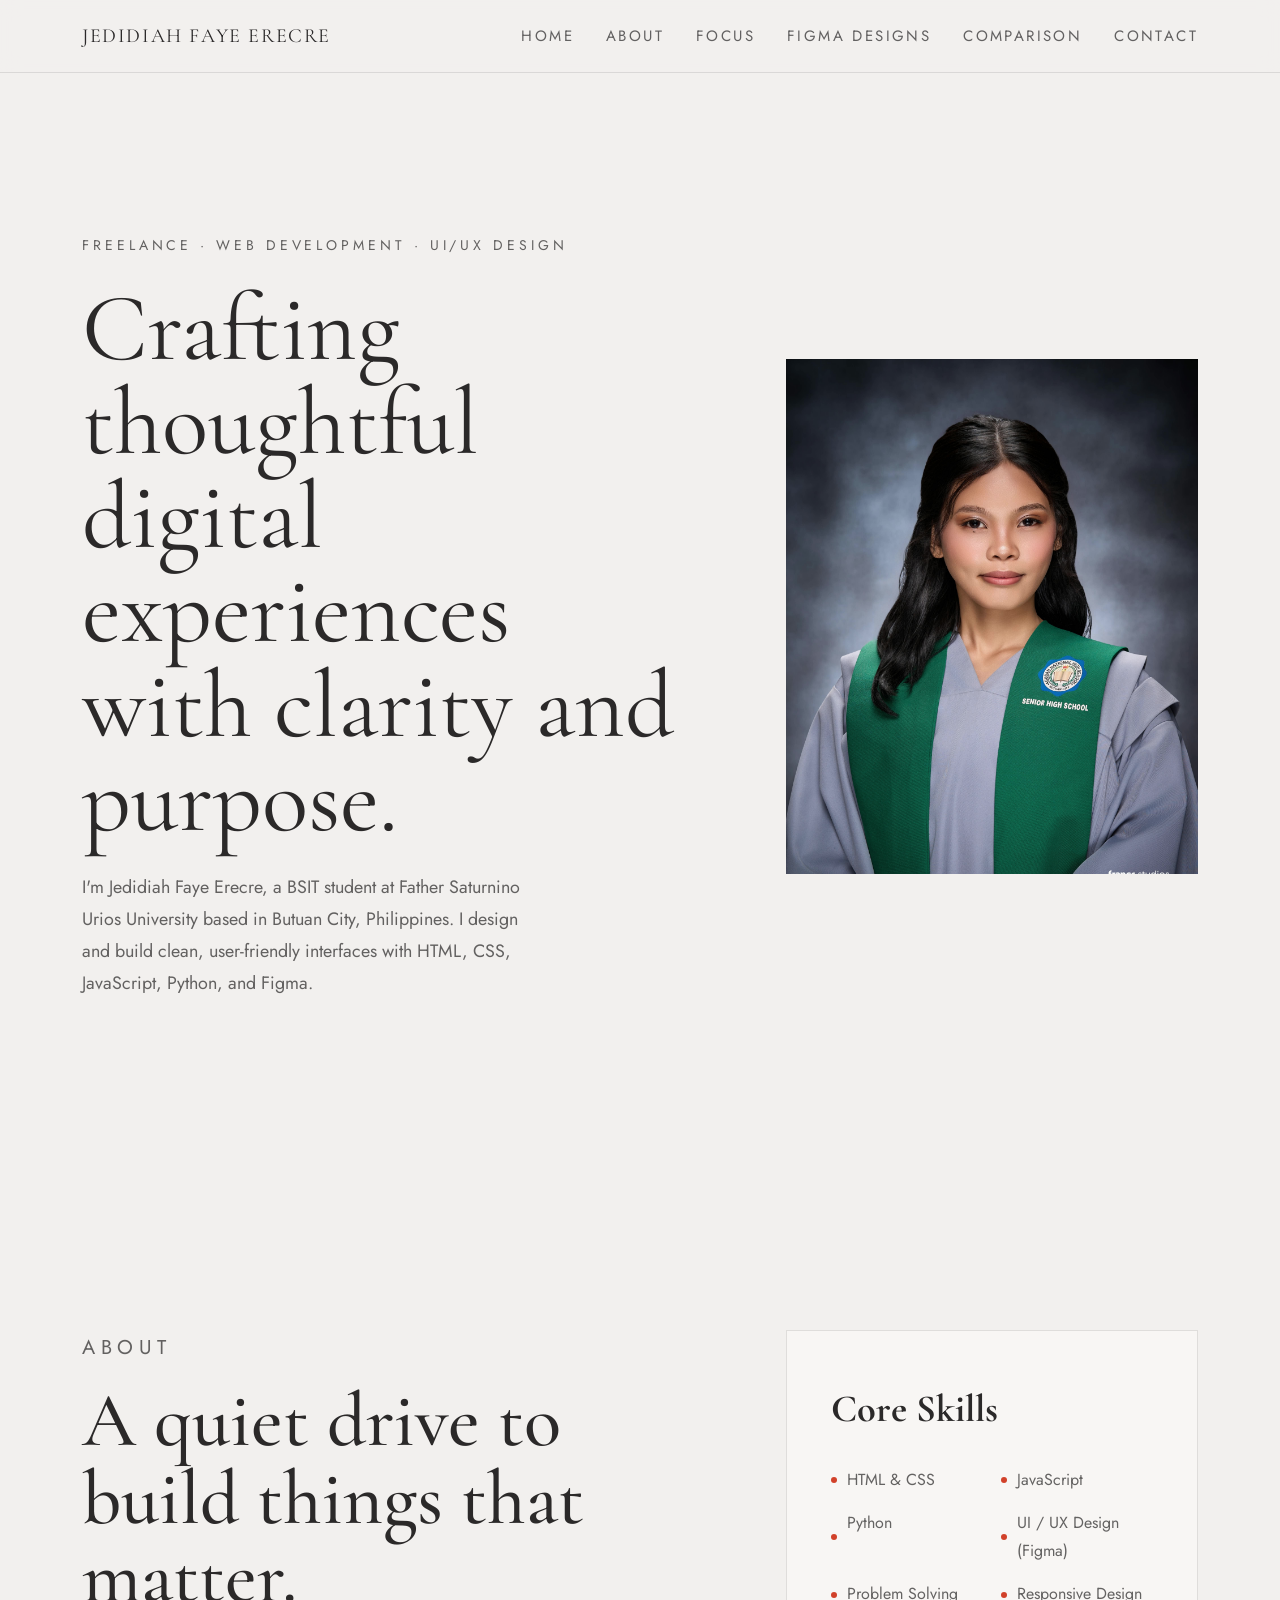
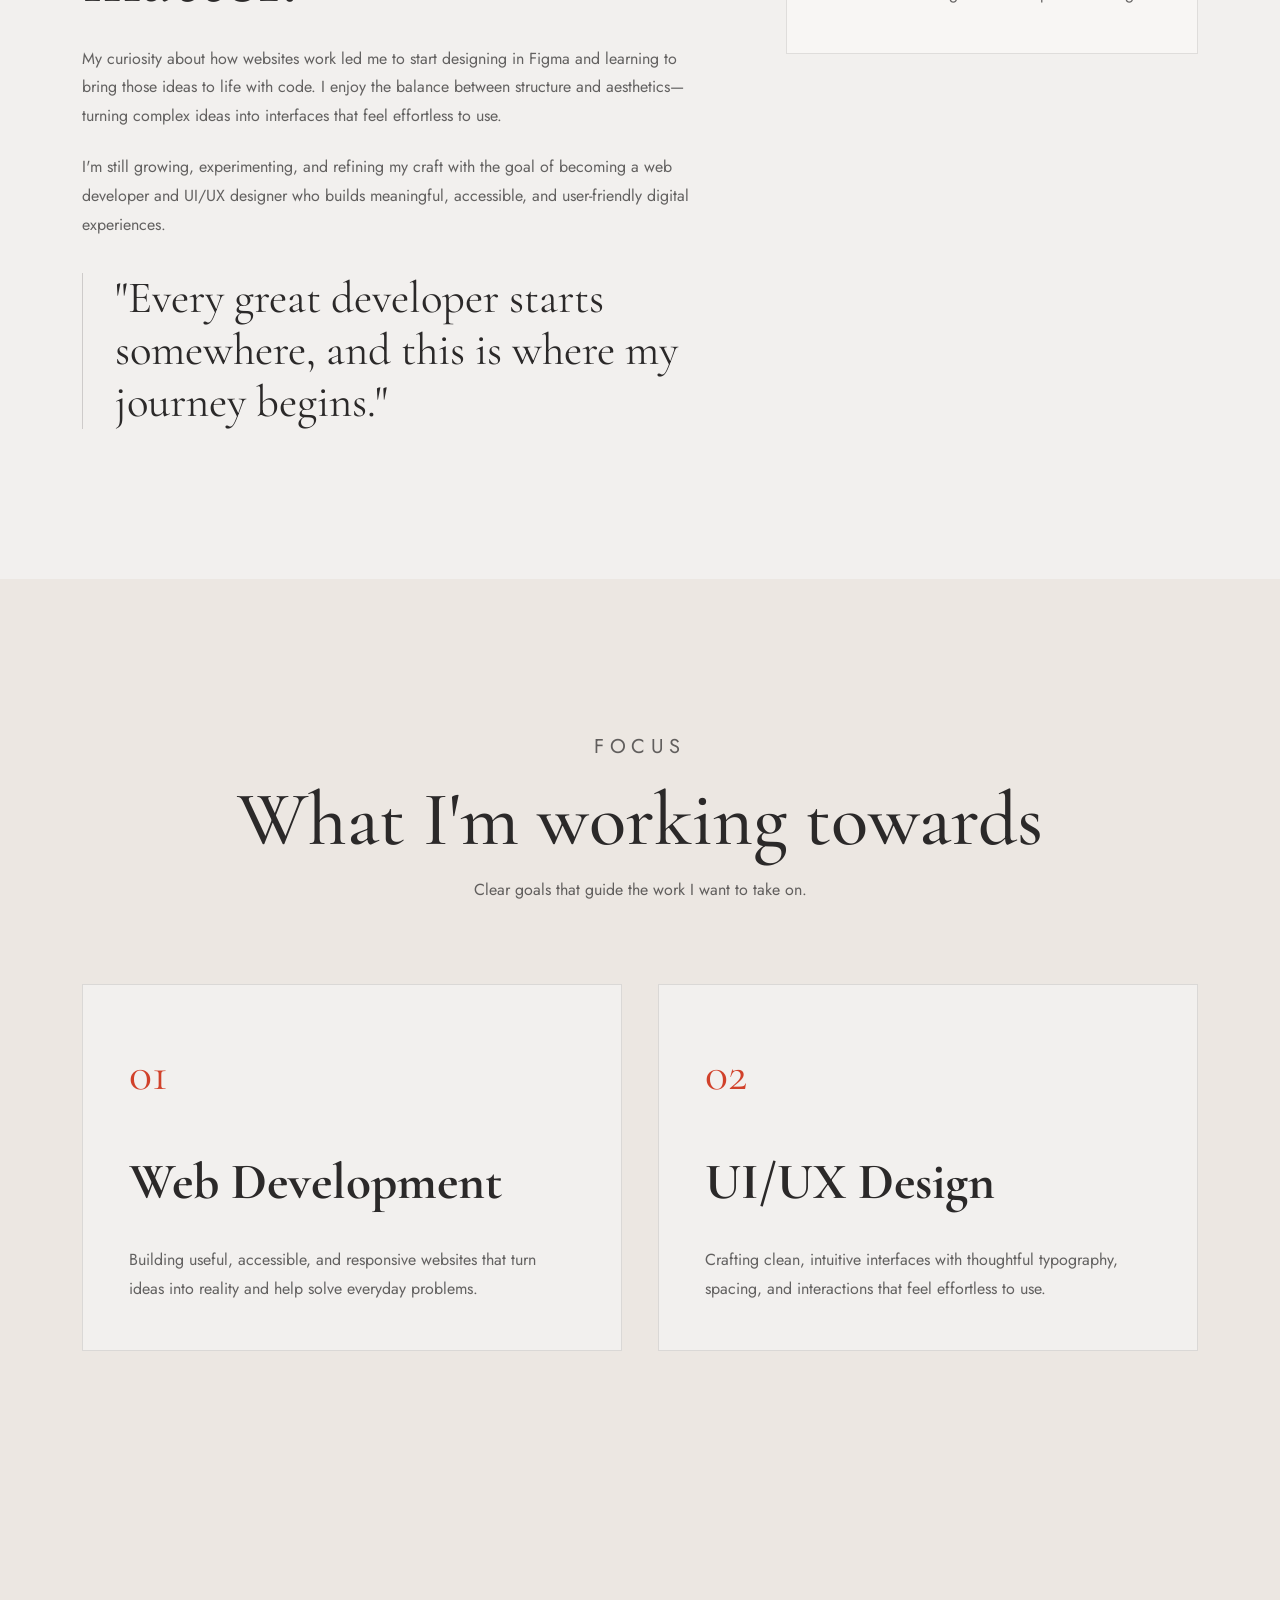
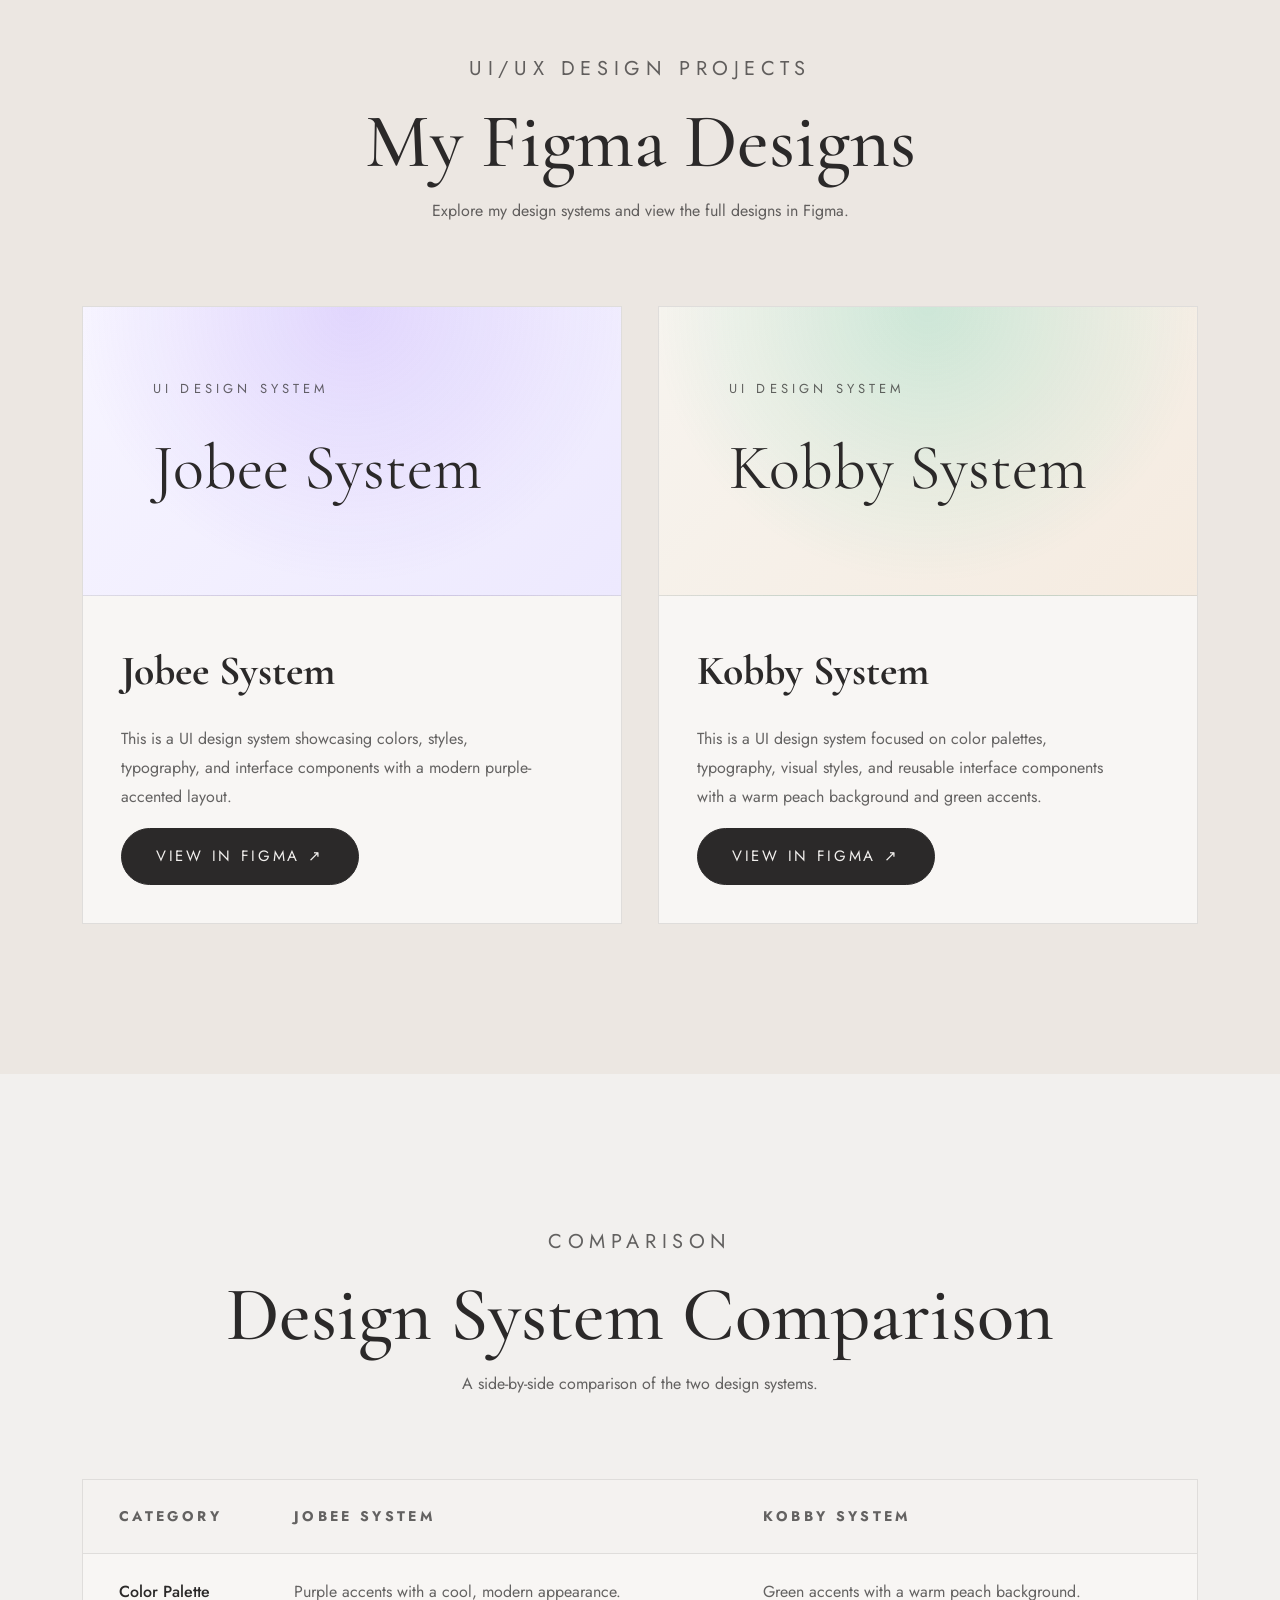
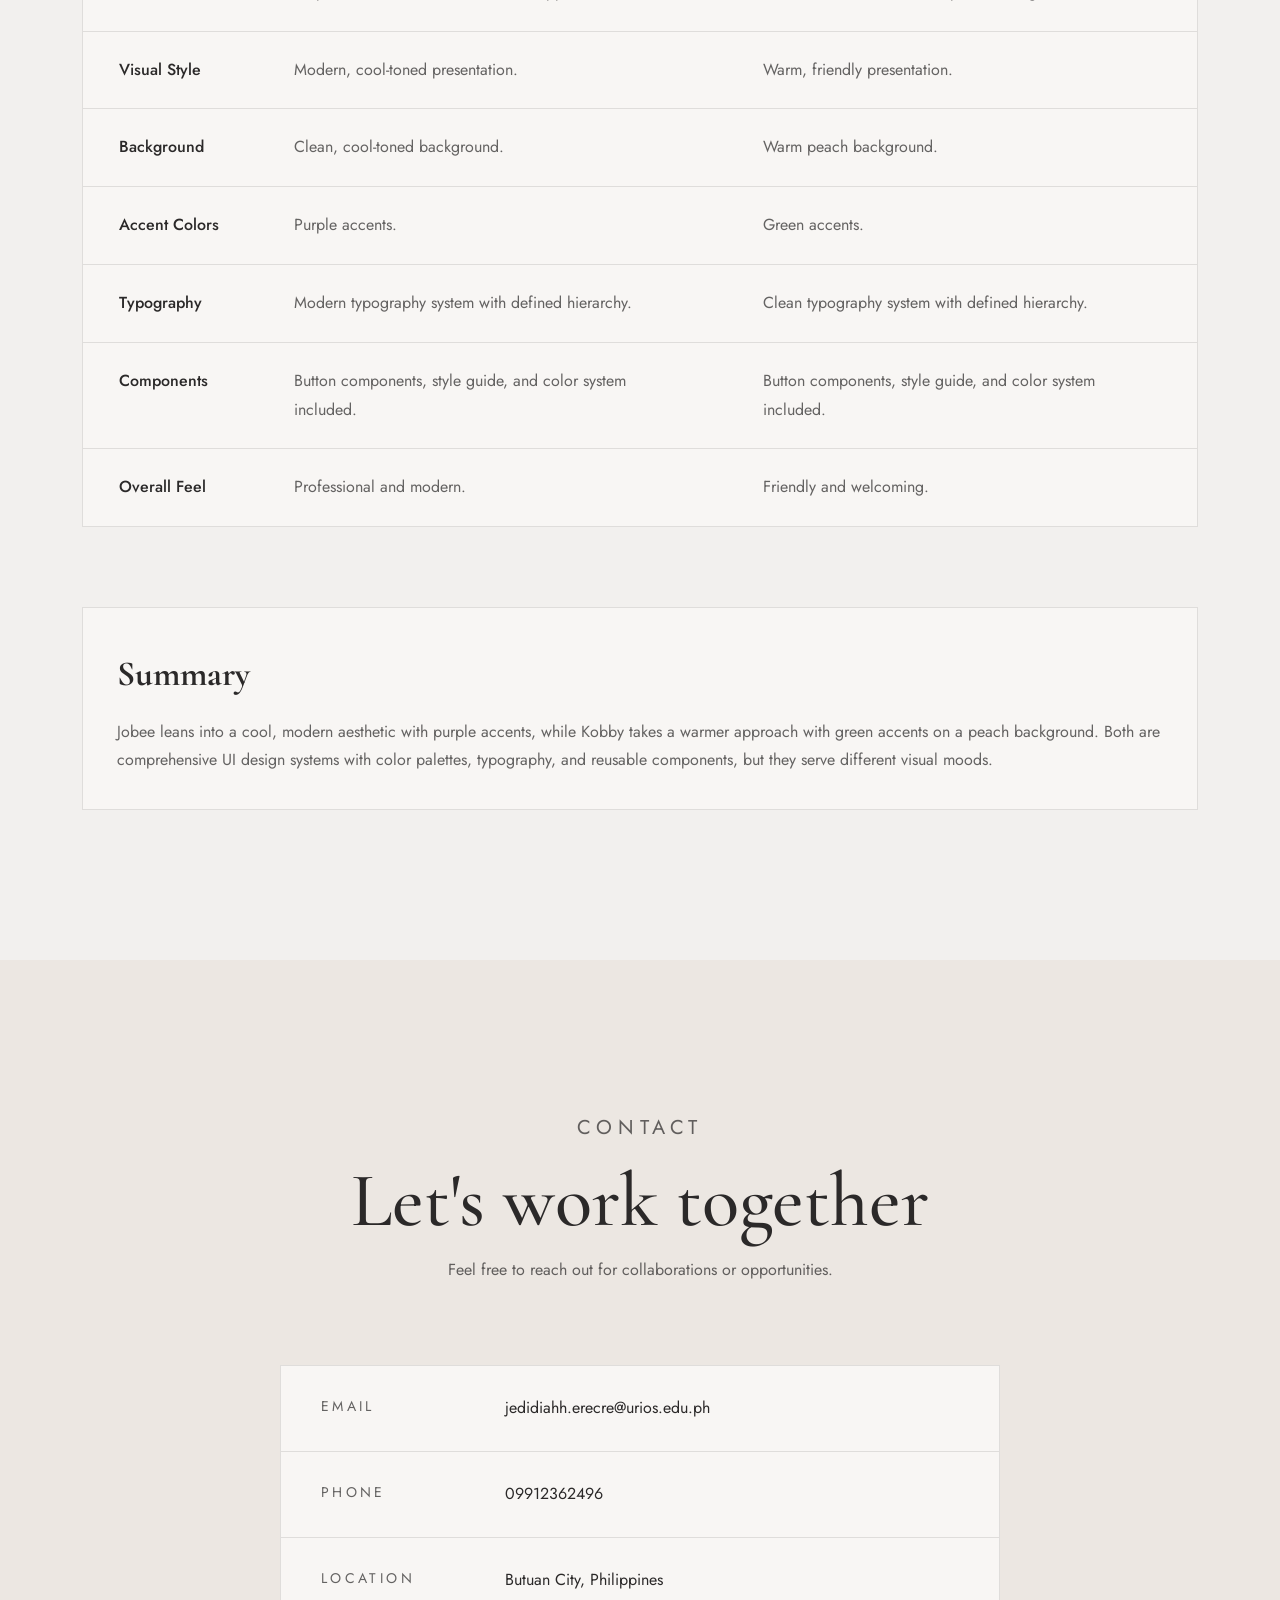
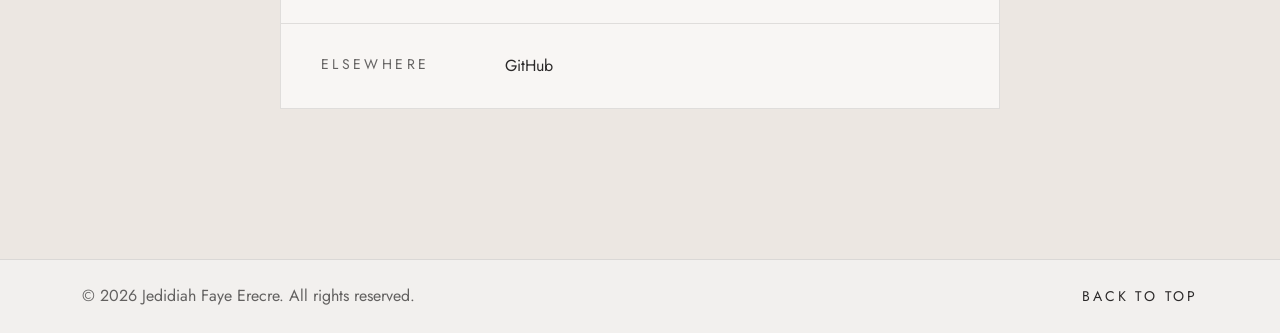
<file: public/index.html>
<!DOCTYPE html>
<html lang="en">
<head>
  <meta charset="UTF-8">
  <meta name="viewport" content="width=device-width, initial-scale=1.0">
  <title>Jedidiah Faye Erecre | Portfolio</title>
  <link rel="preconnect" href="https://fonts.googleapis.com">
  <link rel="preconnect" href="https://fonts.gstatic.com" crossorigin>
  <link href="https://fonts.googleapis.com/css2?family=Cormorant+Garamond:wght@400;500;600;700&family=Jost:wght@400;500;600&display=swap" rel="stylesheet">
  <link rel="stylesheet" href="./css/styles.css">
</head>
<body>
  <header class="site-header">
    <div class="header-container">
      <a class="logo" href="#hero">Jedidiah Faye Erecre</a>
      <nav class="nav" id="nav">
        <a href="#hero">Home</a>
        <a href="#about">About</a>
        <a href="#focus">Focus</a>
        <a href="#figma-projects">Figma Designs</a>
        <a href="#jobee-kobby-comparison">Comparison</a>
        <a href="#contact">Contact</a>
      </nav>
      <button class="nav-toggle" id="navToggle" aria-label="Toggle navigation menu" aria-expanded="false">
        <span></span>
        <span></span>
        <span></span>
      </button>
    </div>
  </header>

  <main>
    <section id="hero" class="hero">
      <div class="hero-container">
        <div class="hero-content">
          <p class="hero-kicker">Freelance · Web Development · UI/UX Design</p>
          <h1 class="hero-title">Crafting thoughtful digital experiences with clarity and purpose.</h1>
          <p class="hero-lead">
            I'm Jedidiah Faye Erecre, a BSIT student at Father Saturnino Urios University based in Butuan City, Philippines.
            I design and build clean, user-friendly interfaces with HTML, CSS, JavaScript, Python, and Figma.
          </p>
        </div>
        <div class="hero-media">
          <figure class="hero-figure">
            <img src="./jedai.jpg" alt="Portrait of Jedidiah Faye Erecre">
          </figure>
        </div>
      </div>
    </section>

    <section id="about" class="section">
      <div class="section-container split">
        <div class="split-content">
          <header class="section-header">
            <p class="section-kicker">About</p>
            <h2 class="section-title">A quiet drive to build things that matter.</h2>
          </header>
          <div class="section-body">
            <p>
              My curiosity about how websites work led me to start designing in Figma and learning to bring those ideas to life with code.
              I enjoy the balance between structure and aesthetics—turning complex ideas into interfaces that feel effortless to use.
            </p>
            <p>
              I'm still growing, experimenting, and refining my craft with the goal of becoming a web developer and UI/UX designer who builds
              meaningful, accessible, and user-friendly digital experiences.
            </p>
            <blockquote class="pull-quote">
              "Every great developer starts somewhere, and this is where my journey begins."
            </blockquote>
          </div>
        </div>
        <aside class="split-aside">
          <div class="info-card">
            <h3 class="info-title">Core Skills</h3>
            <ul class="skill-list">
              <li>HTML &amp; CSS</li>
              <li>JavaScript</li>
              <li>Python</li>
              <li>UI / UX Design (Figma)</li>
              <li>Problem Solving</li>
              <li>Responsive Design</li>
            </ul>
          </div>
        </aside>
      </div>
    </section>

    <section id="focus" class="section section-alt">
      <div class="section-container">
        <header class="section-header centered">
          <p class="section-kicker">Focus</p>
          <h2 class="section-title">What I'm working towards</h2>
          <p class="section-subtitle">Clear goals that guide the work I want to take on.</p>
        </header>
        <div class="focus-grid">
          <article class="focus-card">
            <p class="focus-number">01</p>
            <h3 class="focus-title">Web Development</h3>
            <p class="focus-text">
              Building useful, accessible, and responsive websites that turn ideas into reality and help solve everyday problems.
            </p>
          </article>
          <article class="focus-card">
            <p class="focus-number">02</p>
            <h3 class="focus-title">UI/UX Design</h3>
            <p class="focus-text">
              Crafting clean, intuitive interfaces with thoughtful typography, spacing, and interactions that feel effortless to use.
            </p>
          </article>
        </div>
      </div>
    </section>

    <section id="figma-projects" class="section section-alt">
      <div class="section-container">
        <header class="section-header centered">
          <p class="section-kicker">UI/UX Design Projects</p>
          <h2 class="section-title">My Figma Designs</h2>
          <p class="section-subtitle">Explore my design systems and view the full designs in Figma.</p>
        </header>
        <div class="design-grid">
          <article class="design-card">
            <div class="design-preview jobee-preview" aria-hidden="true">
              <div class="design-preview-inner">
                <span class="design-preview-kicker">UI Design System</span>
                <span class="design-preview-title">Jobee System</span>
              </div>
            </div>
            <div class="design-content">
              <h3 class="design-title">Jobee System</h3>
              <p class="design-text">This is a UI design system showcasing colors, styles, typography, and interface components with a modern purple-accented layout.</p>
              <a class="btn btn-primary design-btn" href="https://www.figma.com/design/SpFeAlNFn8IrldJBbfTzdZ/Untitled?node-id=0-1&m=dev&t=Ef0tnBP1lKnffMK2-1" target="_blank" rel="noopener noreferrer">View in Figma ↗</a>
            </div>
          </article>
          <article class="design-card">
            <div class="design-preview kobby-preview" aria-hidden="true">
              <div class="design-preview-inner">
                <span class="design-preview-kicker">UI Design System</span>
                <span class="design-preview-title">Kobby System</span>
              </div>
            </div>
            <div class="design-content">
              <h3 class="design-title">Kobby System</h3>
              <p class="design-text">This is a UI design system focused on color palettes, typography, visual styles, and reusable interface components with a warm peach background and green accents.</p>
              <a class="btn btn-primary design-btn" href="https://www.figma.com/design/ViuH98LUfoPShtdItJDbH0/Untitled?node-id=0-1&m=dev&t=Ef0tnBP1lKnffMK2-1" target="_blank" rel="noopener noreferrer">View in Figma ↗</a>
            </div>
          </article>
        </div>
      </div>
    </section>

    <section id="jobee-kobby-comparison" class="section">
      <div class="section-container">
        <header class="section-header centered">
          <p class="section-kicker">Comparison</p>
          <h2 class="section-title">Design System Comparison</h2>
          <p class="section-subtitle">A side-by-side comparison of the two design systems.</p>
        </header>
        <div class="comparison-table-wrapper">
          <table class="comparison-table">
            <thead>
              <tr>
                <th scope="col">Category</th>
                <th scope="col">Jobee System</th>
                <th scope="col">Kobby System</th>
              </tr>
            </thead>
            <tbody>
              <tr>
                <th scope="row">Color Palette</th>
                <td>Purple accents with a cool, modern appearance.</td>
                <td>Green accents with a warm peach background.</td>
              </tr>
              <tr>
                <th scope="row">Visual Style</th>
                <td>Modern, cool-toned presentation.</td>
                <td>Warm, friendly presentation.</td>
              </tr>
              <tr>
                <th scope="row">Background</th>
                <td>Clean, cool-toned background.</td>
                <td>Warm peach background.</td>
              </tr>
              <tr>
                <th scope="row">Accent Colors</th>
                <td>Purple accents.</td>
                <td>Green accents.</td>
              </tr>
              <tr>
                <th scope="row">Typography</th>
                <td>Modern typography system with defined hierarchy.</td>
                <td>Clean typography system with defined hierarchy.</td>
              </tr>
              <tr>
                <th scope="row">Components</th>
                <td>Button components, style guide, and color system included.</td>
                <td>Button components, style guide, and color system included.</td>
              </tr>
              <tr>
                <th scope="row">Overall Feel</th>
                <td>Professional and modern.</td>
                <td>Friendly and welcoming.</td>
              </tr>
            </tbody>
          </table>
        </div>
        <div class="comparison-summary">
          <h3 class="comparison-summary-title">Summary</h3>
          <p class="comparison-summary-text">Jobee leans into a cool, modern aesthetic with purple accents, while Kobby takes a warmer approach with green accents on a peach background. Both are comprehensive UI design systems with color palettes, typography, and reusable components, but they serve different visual moods.</p>
        </div>
      </div>
    </section>

    <section id="contact" class="section section-alt">
      <div class="section-container">
        <header class="section-header centered">
          <p class="section-kicker">Contact</p>
          <h2 class="section-title">Let's work together</h2>
          <p class="section-subtitle">Feel free to reach out for collaborations or opportunities.</p>
        </header>
        <div class="contact-layout">
          <div class="contact-details">
            <div class="contact-row">
              <span class="contact-label">Email</span>
              <a href="mailto:jedidiahh.erecre@urios.edu.ph">jedidiahh.erecre@urios.edu.ph</a>
            </div>
            <div class="contact-row">
              <span class="contact-label">Phone</span>
              <a href="tel:+639912362496">09912362496</a>
            </div>
            <div class="contact-row">
              <span class="contact-label">Location</span>
              <span>Butuan City, Philippines</span>
            </div>
            <div class="contact-row">
              <span class="contact-label">Elsewhere</span>
              <div class="contact-links">
                <a href="https://github.com/JustJed-wq" target="_blank" rel="noopener noreferrer">GitHub</a>
                
              </div>
            </div>
          </div>
        </div>
      </div>
    </section>
  </main>

  <footer class="site-footer">
    <div class="footer-container">
      <p class="footer-copy">&copy; <span id="year"></span> Jedidiah Faye Erecre. All rights reserved.</p>
      <a class="footer-top" href="#hero">Back to top</a>
    </div>
  </footer>

  <script>
    const navToggle = document.getElementById('navToggle');
    const nav = document.getElementById('nav');
    if (navToggle && nav) {
      navToggle.addEventListener('click', () => {
        const isOpen = nav.classList.toggle('open');
        navToggle.classList.toggle('open');
        navToggle.setAttribute('aria-expanded', String(isOpen));
      });
      nav.querySelectorAll('a').forEach((link) => {
        link.addEventListener('click', () => {
          nav.classList.remove('open');
          navToggle.classList.remove('open');
          navToggle.setAttribute('aria-expanded', 'false');
        });
      });
    }

    const yearEl = document.getElementById('year');
    if (yearEl) {
      yearEl.textContent = new Date().getFullYear().toString();
    }
  </script>
</body>
</html>
</file>
<file: public/css/styles.css>
/* Reset and base styles */
* {
  margin: 0;
  padding: 0;
  box-sizing: border-box;
}

:root {
  --bg: #F2F0EE;
  --bg-alt: #ECE7E2;
  --surface: #F8F6F4;
  --text-primary: #2B2929;
  --text-secondary: rgba(43, 41, 41, 0.72);
  --accent: #D1412A;
  --accent-soft: #E29D51;
  --border: rgba(43, 41, 41, 0.12);
  --border-strong: rgba(43, 41, 41, 0.18);
}

html {
  scroll-behavior: smooth;
  scroll-padding-top: 96px;
}

body {
  font-family: 'Jost', -apple-system, BlinkMacSystemFont, 'Segoe UI', Roboto, Oxygen, Ubuntu, Cantarell, 'Open Sans', 'Helvetica Neue', sans-serif;
  background: var(--bg);
  color: var(--text-primary);
  line-height: 1.8;
  font-size: 16px;
  -webkit-font-smoothing: antialiased;
  text-rendering: optimizeLegibility;
}

img {
  max-width: 100%;
  display: block;
}

a {
  color: inherit;
  text-decoration: none;
}

ul {
  list-style: none;
}

button {
  font: inherit;
}

.site-header {
  position: sticky;
  top: 0;
  z-index: 10;
  background: rgba(242, 240, 238, 0.94);
  backdrop-filter: blur(10px);
  border-bottom: 1px solid var(--border);
}

.header-container {
  display: flex;
  align-items: center;
  justify-content: space-between;
  gap: 24px;
  max-width: 1180px;
  margin: 0 auto;
  padding: 18px 32px;
}

.logo {
  font-family: 'Cormorant Garamond', 'Times New Roman', serif;
  font-size: 20px;
  letter-spacing: 0.08em;
  text-transform: uppercase;
}

.nav {
  display: flex;
  align-items: center;
  gap: 32px;
}

.nav a {
  position: relative;
  font-size: 15px;
  letter-spacing: 0.16em;
  text-transform: uppercase;
  color: var(--text-secondary);
  transition: color 0.2s ease;
}

.nav a::after {
  content: '';
  position: absolute;
  left: 0;
  bottom: -8px;
  width: 100%;
  height: 1px;
  background: currentColor;
  transform: scaleX(0);
  transform-origin: right;
  transition: transform 0.2s ease;
}

.nav a:hover {
  color: var(--text-primary);
}

.nav a:hover::after {
  transform: scaleX(1);
  transform-origin: left;
}

.nav-toggle {
  display: none;
  flex-direction: column;
  gap: 6px;
  background: transparent;
  border: 1px solid transparent;
  padding: 8px;
  cursor: pointer;
}

.nav-toggle span {
  width: 24px;
  height: 1px;
  background: var(--text-primary);
  transition: transform 0.25s ease, opacity 0.25s ease;
}

.nav-toggle.open span:nth-child(1) {
  transform: translateY(7px) rotate(45deg);
}

.nav-toggle.open span:nth-child(2) {
  opacity: 0;
}

.nav-toggle.open span:nth-child(3) {
  transform: translateY(-7px) rotate(-45deg);
}

.hero {
  padding: clamp(80px, 14vw, 160px) 0 clamp(90px, 16vw, 180px);
}

.hero-container {
  display: grid;
  grid-template-columns: repeat(12, 1fr);
  align-items: center;
  gap: clamp(40px, 10vw, 90px);
  max-width: 1180px;
  margin: 0 auto;
  padding: 0 32px;
}

.hero-content {
  grid-column: 1 / span 7;
  display: flex;
  flex-direction: column;
  gap: 24px;
}

.hero-kicker {
  font-size: 14px;
  letter-spacing: 0.28em;
  text-transform: uppercase;
  color: var(--text-secondary);
}

.hero-title {
  font-family: 'Cormorant Garamond', 'Times New Roman', serif;
  font-weight: 400;
  font-size: clamp(3rem, 8vw, 6rem);
  line-height: 0.98;
}

.hero-lead {
  max-width: 460px;
  font-size: clamp(1.02rem, 1.4vw, 1.12rem);
  color: var(--text-secondary);
  font:justify;
}

.hero-actions {
  display: flex;
  flex-wrap: wrap;
  gap: 16px;
  margin-top: 12px;
}

.btn {
  display: inline-flex;
  align-items: center;
  justify-content: center;
  gap: 10px;
  padding: 14px 34px;
  font-size: 15px;
  letter-spacing: 0.18em;
  text-transform: uppercase;
  border-radius: 999px;
  transition: transform 0.2s ease, background 0.2s ease, color 0.2s ease, border 0.2s ease;
}

.btn-primary {
  background: var(--text-primary);
  color: var(--bg);
  border: 1px solid var(--text-primary);
}

.btn-primary:hover {
  transform: translateY(-3px);
}

.btn-ghost {
  border: 1px solid var(--border-strong);
  color: var(--text-primary);
}

.btn-ghost:hover {
  transform: translateY(-3px);
}

.hero-media {
  grid-column: 8 / span 5;
  display: flex;
  justify-content: center;
}

.hero-figure {
  position: relative;
}

.hero-figure::after {
  position: absolute;
  inset: 14px -14px -14px 14px;
  border: 1px solid var(--border-strong);
  pointer-events: none;
}

.hero-figure img {
  width: min(420px, 80vw);
  aspect-ratio: 4 / 5;
  object-fit: cover;
  filter: grayscale(10%);
}

.section {
  padding: clamp(80px, 14vw, 150px) 0;
}

.section-alt {
  background: var(--bg-alt);
}

.section-container {
  max-width: 1180px;
  margin: 0 auto;
  padding: 0 32px;
  display: flex;
  flex-direction: column;
  gap: clamp(40px, 10vw, 80px);
}

.split {
  display: grid;
  grid-template-columns: repeat(12, 1fr);
  gap: clamp(40px, 10vw, 90px);
  align-items: start;
}

.split-content {
  grid-column: 1 / span 7;
  display: flex;
  flex-direction: column;
  gap: 28px;
}

.split-aside {
  grid-column: 8 / span 5;
}

.section-header {
  display: flex;
  flex-direction: column;
  gap: 16px;
}

.section-header.centered {
  align-items: center;
  text-align: center;
}

.section-kicker {
  font-size: 20px;
  letter-spacing: 0.28em;
  text-transform: uppercase;
  color: var(--text-secondary);
}

.section-title {
  font-family: 'Cormorant Garamond', 'Times New Roman', serif;
  font-weight: 500;
  font-size: clamp(2.6rem, 6vw, 4.8rem);
  line-height: 1.02;
}

.section-subtitle {
  max-width: 620px;
  color: var(--text-secondary);
}

.section-body {
  display: flex;
  flex-direction: column;
  gap: 22px;
  color: var(--text-secondary);
  max-width: 640px;
}

.pull-quote {
  font-family: 'Cormorant Garamond', 'Times New Roman', serif;
  font-size: clamp(1.8rem, 4vw, 2.8rem);
  line-height: 1.16;
  color: var(--text-primary);
  border-left: 1px solid var(--border-strong);
  padding-left: clamp(20px, 4vw, 32px);
  margin-top: 12px;
}

.info-card {
  border: 1px solid var(--border);
  padding: clamp(32px, 6vw, 44px);
  display: flex;
  flex-direction: column;
  gap: 22px;
  background: var(--surface);
}

.info-title {
  font-family: 'Cormorant Garamond', 'Times New Roman', serif;
  font-size: clamp(1.8rem, 3vw, 2.6rem);
}

.skill-list {
  display: grid;
  grid-template-columns: repeat(2, minmax(0, 1fr));
  gap: 14px 18px;
}

.skill-list li {
  position: relative;
  padding-left: 16px;
  color: var(--text-secondary);
}

.skill-list li::before {
  content: '';
  position: absolute;
  left: 0;
  top: 50%;
  width: 6px;
  height: 6px;
  border-radius: 50%;
  background: var(--accent);
  transform: translateY(-50%);
}

.focus-grid {
  display: grid;
  grid-template-columns: repeat(2, minmax(0, 1fr));
  gap: clamp(24px, 6vw, 36px);
}

.focus-card {
  position: relative;
  border: 1px solid var(--border);
  padding: clamp(32px, 7vw, 46px);
  display: flex;
  flex-direction: column;
  gap: 18px;
  background: var(--bg);
  transition: transform 0.2s ease, border 0.2s ease;
}

.focus-card:hover {
  transform: translateY(-6px);
  border-color: var(--border-strong);
}

.focus-number {
  font-family: 'Cormorant Garamond', 'Times New Roman', serif;
  font-size: clamp(2rem, 4vw, 3rem);
  color: var(--accent);
}

.focus-title {
  font-family: 'Cormorant Garamond', 'Times New Roman', serif;
  font-size: clamp(2rem, 4vw, 3.2rem);
}

.focus-text {
  color: var(--text-secondary);
  max-width: 420px;
}

.design-grid {
  display: grid;
  grid-template-columns: repeat(2, minmax(0, 1fr));
  gap: clamp(24px, 6vw, 36px);
}

.design-card {
  border: 1px solid var(--border);
  background: var(--surface);
  display: flex;
  flex-direction: column;
  overflow: hidden;
  transition: transform 0.25s ease, border 0.25s ease, box-shadow 0.25s ease;
}

.design-card:hover {
  transform: translateY(-8px);
  border-color: var(--border-strong);
  box-shadow: 0 40px 60px -40px rgba(43, 41, 41, 0.5);
}

.design-preview {
  position: relative;
  background: radial-gradient(circle at top, rgba(225, 157, 81, 0.18), transparent 70%), linear-gradient(135deg, #f5f1ee 0%, #ebe3dc 100%);
  padding: clamp(40px, 10vw, 70px);
  border-bottom: 1px solid var(--border);
}

.design-preview-alt {
  background: radial-gradient(circle at top, rgba(209, 65, 42, 0.16), transparent 70%), linear-gradient(135deg, #f6f2ef 0%, #e7dfd7 100%);
}

.jobee-preview {
  background: radial-gradient(circle at top, rgba(139, 92, 246, 0.18), transparent 70%), linear-gradient(135deg, #f7f5ff 0%, #ede9fe 100%);
}

.kobby-preview {
  background: radial-gradient(circle at top, rgba(16, 185, 129, 0.18), transparent 70%), linear-gradient(135deg, #f7f4ef 0%, #f5ebe0 100%);
}

.design-preview-inner {
  display: flex;
  flex-direction: column;
  gap: 10px;
  align-items: flex-start;
}

.design-preview-kicker {
  font-size: 13px;
  letter-spacing: 0.32em;
  text-transform: uppercase;
  color: var(--text-secondary);
}

.design-preview-title {
  font-family: 'Cormorant Garamond', 'Times New Roman', serif;
  font-size: clamp(2.4rem, 6vw, 4rem);
}

.design-content {
  display: flex;
  flex-direction: column;
  gap: 16px;
  padding: clamp(28px, 6vw, 38px);
}

.design-title {
  font-family: 'Cormorant Garamond', 'Times New Roman', serif;
  font-size: clamp(1.8rem, 4vw, 2.6rem);
}

.design-text {
  color: var(--text-secondary);
  max-width: 420px;
}

.design-btn {
  align-self: flex-start;
}

.design-footer {
  display: flex;
  justify-content: center;
  margin-top: clamp(12px, 4vw, 24px);
}

.dribbble-link {
  font-size: 14px;
  letter-spacing: 0.24em;
  text-transform: uppercase;
  color: var(--text-secondary);
  position: relative;
}

.dribbble-link::after {
  content: '';
  position: absolute;
  left: 0;
  bottom: -6px;
  width: 100%;
  height: 1px;
  background: currentColor;
  transform: scaleX(0);
  transform-origin: right;
  transition: transform 0.2s ease;
}

.dribbble-link:hover {
  color: var(--text-primary);
}

.dribbble-link:hover::after {
  transform: scaleX(1);
  transform-origin: left;
}

.comparison-table-wrapper {
  width: 100%;
  overflow-x: auto;
  border: 1px solid var(--border);
  background: var(--surface);
}

.comparison-table {
  width: 100%;
  border-collapse: collapse;
  min-width: 720px;
}

.comparison-table thead th {
  text-align: left;
  font-size: 14px;
  letter-spacing: 0.24em;
  text-transform: uppercase;
  color: var(--text-secondary);
  padding: clamp(18px, 4vw, 24px) clamp(24px, 6vw, 36px);
  border-bottom: 1px solid var(--border);
  background: rgba(242, 240, 238, 0.6);
}

.comparison-table tbody th,
.comparison-table tbody td {
  padding: clamp(18px, 4vw, 24px) clamp(24px, 6vw, 36px);
  border-bottom: 1px solid var(--border);
  vertical-align: top;
}

.comparison-table tbody tr:last-child th,
.comparison-table tbody tr:last-child td {
  border-bottom: none;
}

.comparison-table tbody th {
  text-align: left;
  font-weight: 500;
  color: var(--text-primary);
}

.comparison-table tbody td {
  color: var(--text-secondary);
}

.comparison-summary {
  display: flex;
  flex-direction: column;
  gap: 12px;
  border: 1px solid var(--border);
  background: var(--surface);
  padding: clamp(24px, 6vw, 34px);
}

.comparison-summary-title {
  font-family: 'Cormorant Garamond', 'Times New Roman', serif;
  font-size: clamp(1.6rem, 3vw, 2.2rem);
}

.comparison-summary-text {
  color: var(--text-secondary);
}

.comparison-actions {
  display: flex;
  flex-wrap: wrap;
  justify-content: center;
  gap: 16px;
}

.contact-layout {
  display: flex;
  justify-content: center;
}

.contact-details {
  width: min(720px, 100%);
  border: 1px solid var(--border);
  background: var(--surface);
  display: flex;
  flex-direction: column;
}

.contact-row {
  display: grid;
  grid-template-columns: 160px 1fr;
  gap: 24px;
  padding: clamp(20px, 4vw, 28px) clamp(28px, 6vw, 40px);
  border-bottom: 1px solid var(--border);
}

.contact-row:last-child {
  border-bottom: none;
}

.contact-label {
  font-size: 14px;
  letter-spacing: 0.24em;
  text-transform: uppercase;
  color: var(--text-secondary);
}

.contact-row a {
  position: relative;
}

.contact-row a::after {
  content: '';
  position: absolute;
  left: 0;
  bottom: -4px;
  width: 100%;
  height: 1px;
  background: currentColor;
  transform: scaleX(0);
  transform-origin: right;
  transition: transform 0.2s ease;
}

.contact-row a:hover::after {
  transform: scaleX(1);
  transform-origin: left;
}

.contact-links {
  display: flex;
  flex-wrap: wrap;
  gap: 18px;
}

.site-footer {
  border-top: 1px solid var(--border);
  padding: 22px 0;
}

.footer-container {
  display: flex;
  flex-wrap: wrap;
  align-items: center;
  justify-content: space-between;
  gap: 16px;
  max-width: 1180px;
  margin: 0 auto;
  padding: 0 32px;
}

.footer-copy {
  color: var(--text-secondary);
}

.footer-top {
  font-size: 14px;
  letter-spacing: 0.2em;
  text-transform: uppercase;
}

.footer-top:hover {
  text-decoration: underline;
}

@media (max-width: 1080px) {
  .hero-content {
    grid-column: 1 / span 12;
  }

  .hero-media {
    grid-column: 1 / span 12;
  }

  .hero-container {
    text-align: center;
  }

  .hero-content {
    align-items: center;
  }

  .hero-lead {
    margin: 0 auto;
  }

  .hero-actions {
    justify-content: center;
  }

  .split-content {
    grid-column: 1 / span 12;
  }

  .split-aside {
    grid-column: 1 / span 12;
  }

  .skill-list {
    grid-template-columns: repeat(2, minmax(0, 1fr));
  }
}

@media (max-width: 920px) {
  .focus-grid {
    grid-template-columns: 1fr;
  }

  .design-grid {
    grid-template-columns: 1fr;
  }

  .comparison-table {
    min-width: 640px;
  }

  .contact-row {
    grid-template-columns: 1fr;
    gap: 10px;
  }
}

@media (max-width: 720px) {
  .header-container {
    padding: 16px 24px;
  }

  .nav-toggle {
    display: flex;
  }

  .nav {
    position: absolute;
    top: 100%;
    right: 0;
    left: 0;
    flex-direction: column;
    align-items: flex-start;
    gap: 0;
    background: rgba(242, 240, 238, 0.98);
    border-bottom: 1px solid var(--border);
    padding: 0 24px;
    max-height: 0;
    overflow: hidden;
    transition: max-height 0.25s ease;
  }

  .nav.open {
    max-height: 320px;
  }

  .nav a {
    width: 100%;
    padding: 14px 0;
    border-bottom: 1px solid var(--border);
  }

  .nav a:last-child {
    border-bottom: none;
  }

  .nav a::after {
    display: none;
  }

  .hero-container,
  .section-container,
  .footer-container {
    padding: 0 24px;
  }

  .skill-list {
    grid-template-columns: 1fr;
  }

  .footer-container {
    flex-direction: column;
    align-items: flex-start;
  }
}
</file>
